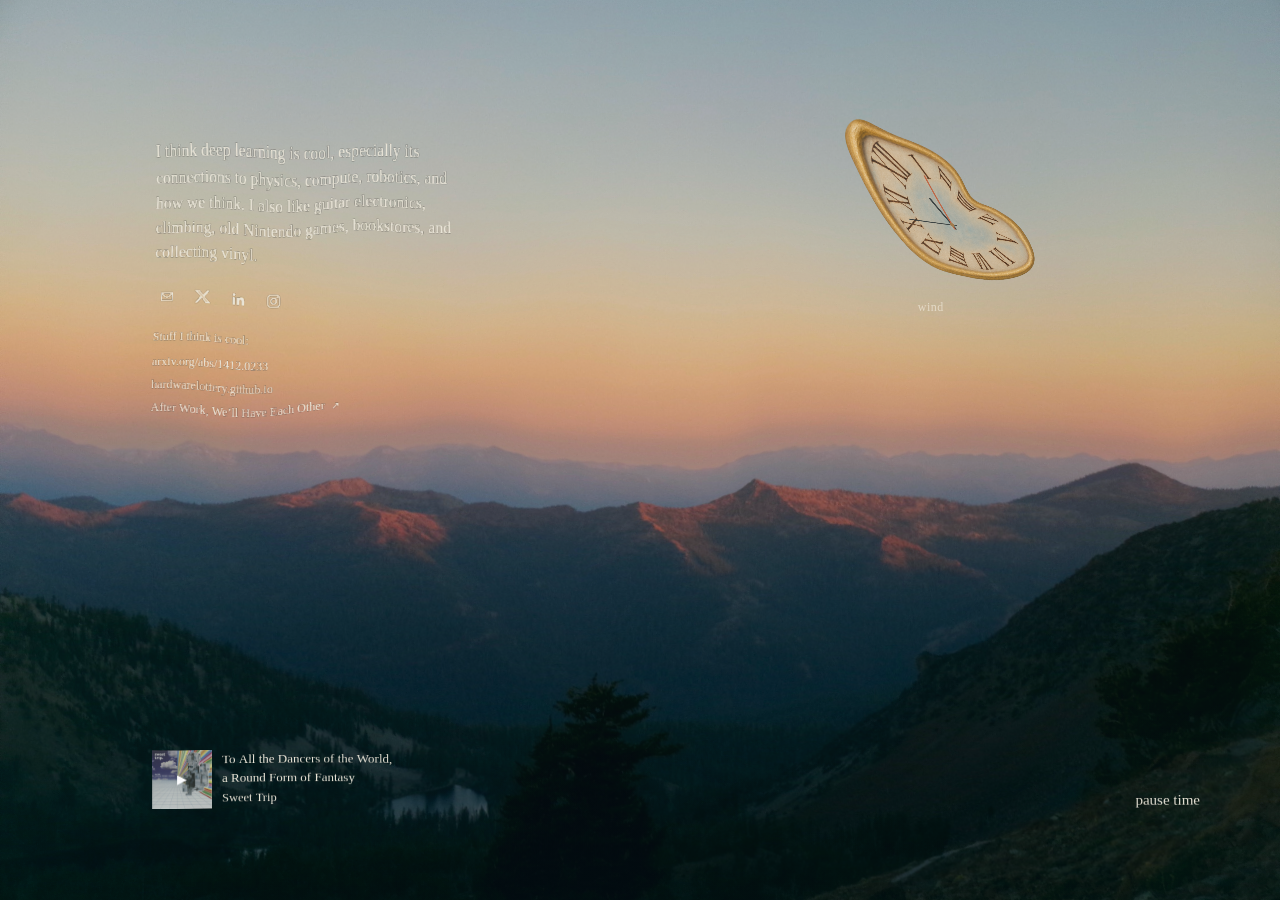
<file: index.html>
<!doctype html>
<html lang="en">
  <head>
    <meta charset="utf-8">
    <meta name="viewport" content="width=device-width, initial-scale=1">
    <meta name="description" content="Thanush Patlolla is an MIT EECS and physics student interested in deep learning, robotics, science, and cognition.">
    <meta name="robots" content="index, follow">
    <meta name="theme-color" content="#13262b">
    <meta property="og:type" content="profile">
    <meta property="og:title" content="Thanush Patlolla">
    <meta property="og:description" content="MIT EECS and physics student interested in deep learning, robotics, science, and cognition.">
    <meta property="og:url" content="https://thanushpatlolla.com/">
    <meta property="og:site_name" content="Thanush Patlolla">
    <meta property="profile:first_name" content="Thanush">
    <meta property="profile:last_name" content="Patlolla">
    <meta name="twitter:card" content="summary">
    <meta name="twitter:title" content="Thanush Patlolla">
    <meta name="twitter:description" content="MIT EECS and physics student interested in deep learning, robotics, science, and cognition.">
    <meta name="twitter:creator" content="@thanushpatlolla">
    <link rel="canonical" href="https://thanushpatlolla.com/">
    <link rel="icon" href="/favicon.svg?v=41" type="image/svg+xml">
    <link rel="preload" href="/assets/mountains.jpg" as="image">
    <link rel="stylesheet" href="/style.css?v=166">
    <script type="application/ld+json">
      {
        "@context": "https://schema.org",
        "@type": "ProfilePage",
        "@id": "https://thanushpatlolla.com/#profile",
        "url": "https://thanushpatlolla.com/",
        "name": "Thanush Patlolla",
        "dateCreated": "2026-08-03T11:23:41-07:00",
        "dateModified": "2026-11-17T06:00:00-05:00",
        "mainEntity": {
          "@type": "Person",
          "@id": "https://thanushpatlolla.com/#thanush-patlolla",
          "name": "Thanush Patlolla",
          "alternateName": "thanushpatlolla",
          "url": "https://thanushpatlolla.com/",
          "email": "mailto:thanush@mit.edu",
          "description": "MIT EECS and physics student interested in deep learning, robotics, science, and cognition.",
          "affiliation": {
            "@type": "CollegeOrUniversity",
            "name": "Massachusetts Institute of Technology",
            "url": "https://www.mit.edu/"
          },
          "sameAs": [
            "https://www.linkedin.com/in/thanush-patlolla/",
            "https://x.com/thanushpatlolla",
            "https://github.com/thanushpatlolla"
          ],
          "knowsAbout": [
            "Deep learning", "Robotics", "Physics", "Cognition"
          ]
        }
      }
    </script>
    <title>Thanush Patlolla</title>
  </head>
  <body>
    <div class="landscape" aria-hidden="true">
      <img src="/assets/mountains.jpg" alt="" id="mountain-photo">
      <canvas id="landscape-canvas"></canvas>
      <div class="night"></div><div class="dusk"></div>
      <div class="stars"></div>
      <div class="vignette"></div>
    </div>
    <header class="masthead"><button id="still" aria-pressed="false" hidden>pause time</button></header>
    <main>
      <section class="intro" aria-label="About Thanush">
        <div class="bio">
          <p>I think deep learning is cool, especially its connections to physics, compute, robotics, and how we think. I also like guitar electronics, climbing, old Nintendo games, bookstores, and collecting vinyl.</p>
        </div>
        <nav class="social-links" aria-label="Contact and social links">
          <a href="mailto:thanush@mit.edu" aria-label="Email Thanush" title="Email" target="_blank" rel="noopener noreferrer">
            <svg aria-hidden="true" viewBox="0 0 24 24"><path d="M3 5.75h18v12.5H3V5.75Zm1.5 1.5v.24L12 12.6l7.5-5.11v-.24h-15Zm15 9.5V9.3L12 14.4 4.5 9.3v7.45h15Z"/></svg>
            <span class="visually-hidden">Email</span>
          </a>
          <a href="https://x.com/thanushpatlolla" aria-label="Thanush on X" title="X / Twitter" rel="me noopener noreferrer" target="_blank">
            <svg aria-hidden="true" viewBox="0 0 24 24"><path d="M18.9 2.75h3.68l-8.04 9.19L24 21.25h-7.41l-5.8-7.58-6.63 7.58H.47l8.6-9.83L0 2.75h7.59l5.24 6.93 6.07-6.93Zm-1.29 16.86h2.04L6.48 4.31H4.29l13.32 15.3Z"/></svg>
            <span class="visually-hidden">X / Twitter</span>
          </a>
          <a href="https://www.linkedin.com/in/thanush-patlolla/" aria-label="Thanush on LinkedIn" title="LinkedIn" rel="me noopener noreferrer" target="_blank">
            <svg aria-hidden="true" viewBox="0 0 24 24"><path d="M5.37 3.24A2.14 2.14 0 1 1 5.36 7.5a2.14 2.14 0 0 1 .01-4.27ZM3.52 9.08h3.7v11.17h-3.7V9.08Zm5.99 0h3.55v1.53h.05c.49-.94 1.7-1.93 3.49-1.93 3.74 0 4.43 2.46 4.43 5.66v5.91h-3.7v-5.24c0-1.25-.03-2.86-1.75-2.86-1.75 0-2.02 1.36-2.02 2.77v5.33h-3.7V9.08h-.35Z"/></svg>
            <span class="visually-hidden">LinkedIn</span>
          </a>
          <a href="https://www.instagram.com/thanush.patlolla/" aria-label="Thanush on Instagram" title="Instagram" rel="me noopener noreferrer" target="_blank">
            <svg aria-hidden="true" viewBox="0 0 24 24"><g fill="none" stroke="currentColor" stroke-width="1.6"><rect x="3" y="3" width="18" height="18" rx="5"/><circle cx="12" cy="12" r="4.2"/></g><circle cx="17.5" cy="6.5" r="1.1"/></svg>
            <span class="visually-hidden">Instagram</span>
          </a>
        </nav>
        <aside class="reading" aria-labelledby="reading-heading">
          <h2 id="reading-heading">Stuff I think is cool:</h2>
          <a href="https://arxiv.org/abs/1412.0233" target="_blank" rel="noopener noreferrer">arxiv.org/abs/1412.0233</a>
          <a href="https://hardwarelottery.github.io/" target="_blank" rel="noopener noreferrer">hardwarelottery.github.io</a>
          <a href="https://asteriskmag.com/issues/15/after-work-we-ll-have-each-other" target="_blank" rel="noopener noreferrer">After Work, We’ll Have Each Other <span aria-hidden="true">↗</span></a>
        </aside>
      </section>
      <div class="clock-area" hidden>
        <button id="clock" aria-label="Click to melt the scene. Turn either direction to restore it. Use arrow keys to wind, or hold Space." >
          <img src="/assets/user-crash-clock.png" alt="" aria-hidden="true">
        </button>
      </div>
    </main>
    <span id="time-note" class="visually-hidden" aria-hidden="true">time is passing</span>
    <aside class="music" aria-label="Music">
      <button id="music-toggle" aria-pressed="false" aria-label="Play To All the Dancers of the World, a Round Form of Fantasy by Sweet Trip">
        <span class="record-cover"><img src="/assets/sweet-trip-cover.jpg" width="60" height="60" alt="Velocity: Design: Comfort. album cover"><span class="record-play" aria-hidden="true">▶</span></span>
        <span class="music-caption"><span class="music-title">To All the Dancers of the World,<br>a Round Form of Fantasy</span><span class="music-artist">Sweet Trip <span id="music-status" class="visually-hidden" role="status"></span></span></span>
      </button>
      <audio id="song" preload="none" src="/assets/sweet-trip.opus"></audio>
      <noscript><a href="https://music.apple.com/us/song/299710497" target="_blank" rel="noopener noreferrer">Listen on Apple Music ↗</a></noscript>
    </aside>
    <script src="/melt-field.js?v=135" defer></script>
    <script src="/melt-feel.js?v=163" defer></script>
    <script src="/scene.js?v=171" defer></script>
    <script src="/photo-journey.js?v=135" defer></script>
    <script src="/music.js?v=169" defer></script>
    <script src="/hill-popover.js?v=157" defer></script>
    <script src="/clock-reward.js?v=135" defer></script>
  </body>
</html>
</file>
<file: style.css>
:root{color-scheme:dark;--ink:#eee8d9;--melt:0;--night:0;--side:56px;}
*{box-sizing:border-box;}
html{background:#14292d;}
body{margin:0;min-height:100svh;color:var(--ink);font-family:Georgia,'Times New Roman',serif;-webkit-font-smoothing:antialiased;}
button,a{-webkit-tap-highlight-color:transparent;}
button{font:inherit;color:inherit;}
button:focus-visible,a:focus-visible{outline:1px solid #fff1c9;outline-offset:7px;}
[hidden]{display:none!important;}
.landscape{position:fixed;inset:0;overflow:hidden;z-index:-1;background:#17303a;}
.landscape>img,.landscape>canvas{width:100%;height:100%;object-fit:cover;position:absolute;inset:0;}
.landscape>img{object-position:50% 50%;filter:saturate(1.08);}
.landscape>canvas{opacity:0;}
.night,.dusk,.vignette,.stars{position:absolute;inset:0;pointer-events:none;}
.night{background:linear-gradient(#111c35 0%,#102b42 48%,#061a20 100%);mix-blend-mode:multiply;opacity:calc(.15 + var(--night) * .7);}
.dusk{background:linear-gradient(180deg,#5a506a00 0%,#efac7833 40%,#9b635700 67%);opacity:calc(1 - var(--night));mix-blend-mode:soft-light;}
.vignette{background:linear-gradient(180deg,#0c1f2538,transparent 48%,#041b2580),radial-gradient(ellipse at 55% 40%,transparent 30%,#071f2733 100%);}
.masthead{position:relative;height:101px;}
h1{font-size:16px;font-weight:normal;margin:0;letter-spacing:.015em;text-shadow:0 1px 12px #12212988;}
#still{position:fixed;top:auto;bottom:92px;right:80px;border:0;padding:0 0 0 12px;background:none;font-size:15px;cursor:pointer;opacity:.7;}
#still:hover{opacity:1;}
#still:focus-visible{outline:none;text-decoration:underline;text-underline-offset:5px;}
.intro{position:relative;margin:24px 0 0 calc(var(--side) + 96px);width:330px;max-width:calc(100% - 2 * var(--side));}
.bio{font-size:16px;line-height:1.5;text-shadow:0 2px 15px #19283199;}
p{margin:0 0 .75em;}
.social-links{display:flex;gap:10px;margin-top:16px;align-items:center;}
.social-links a{color:inherit;display:grid;place-items:center;width:26px;height:30px;opacity:.75;transition:opacity .2s;}
.social-links a:hover{opacity:1;}
.social-links svg{width:16px;height:16px;fill:currentColor;}
.visually-hidden{position:absolute;width:1px;height:1px;padding:0;margin:-1px;overflow:hidden;clip:rect(0,0,0,0);white-space:nowrap;border:0;}
.reading{margin-top:16px;font-size:12px;line-height:1.5;text-shadow:0 1px 10px #11252b;}
.reading h2{margin:0 0 7px;font:inherit;opacity:.9;}
.reading a{display:block;width:fit-content;color:inherit;text-decoration:none;margin-top:5px;opacity:.85;}
.reading a:hover{opacity:1;text-decoration:underline;text-underline-offset:4px;}
.reading a span{margin-left:4px;font-size:10px;opacity:.6;}
.clock-area{position:absolute;width:250px;height:290px;top:9.5%;right:16%;text-align:center;}
#clock{display:block;width:100%;height:290px;border:0;background:none;padding:0;cursor:grab;touch-action:none;user-select:none;-webkit-user-select:none;}
#clock:active{cursor:grabbing;}
#clock>img{width:100%;height:100%;object-fit:contain;transform:perspective(650px) rotateY(34deg) rotate(-60deg) scaleX(.82);}
/* The native document supplies semantics and layout for the painted surface. */
#liquid-surface{position:absolute;left:0;top:0;width:100%;z-index:5;pointer-events:none;display:none;}
.liquid-ready #liquid-surface{display:block;}
.liquid-ready .masthead,.liquid-ready main,.liquid-ready .landscape,.liquid-ready .music{opacity:0;}
/* Audio semantics remain native; artwork/type join the painted surface. */
.music{position:fixed;z-index:6;left:calc(var(--side) + 96px);bottom:92px;width:380px;max-width:calc(100vw - 2 * var(--side));}
#music-toggle{display:flex;align-items:center;gap:10px;border:0;padding:0;background:none;text-align:left;cursor:pointer;width:100%;}
.record-cover{position:relative;display:block;flex:0 0 60px;width:60px;height:60px;}
.record-cover img{display:block;width:100%;height:100%;object-fit:cover;opacity:.85;filter:saturate(.6);}
.record-play{position:absolute;inset:0;display:grid;place-items:center;color:#fff;font:13px Georgia,serif;text-shadow:0 1px 5px #000;background:#06182028;}
.music-caption{font-size:13px;line-height:1.4;text-shadow:0 1px 7px #061820;}
.music-title{display:block;opacity:.85;}
.music-artist{display:block;font-size:12.5px;margin-top:3px;opacity:.6;}
.music noscript a{color:inherit;font-size:11px;}
@media(min-width:1600px){.clock-area{top:12%;right:21%;}}
@media(max-width:760px){
  :root{--side:32px;}
  body{position:relative;min-height:max(100svh,700px);padding-bottom:200px;}
  .masthead{height:77px;}
  .intro{margin-top:160px;margin-left:var(--side);}
  #still{position:fixed;top:auto;bottom:80px;right:32px;font-size:14px;}
  .clock-area{top:85px;right:28px;width:180px;height:180px;}
  #clock{height:180px;}
  .music{position:absolute;left:var(--side);bottom:80px;}
}
@media(max-height:560px) and (min-width:761px){
  body{position:relative;min-height:570px;padding-bottom:100px;}
  .intro{margin-top:16px;}
  .music{position:absolute;}
}
@media(prefers-reduced-motion:reduce){*,*::before,*::after{transition:none!important;}}
@media(min-width:761px) and (max-width:1000px){
  .clock-area{width:210px;height:230px;right:7%;top:11%;}
  #clock{height:230px;}
  #still{top:auto;right:56px;}
}

@media(max-width:760px){.music{max-width:calc(100vw - 170px);}}
@media(max-width:760px){body[data-clock="ridge"] .intro{margin-top:48px;}}

body:not([data-clock="original"]) #clock>img{filter:sepia(.12) saturate(.94);}

#interaction-hints{position:absolute;left:0;top:0;width:100%;z-index:9;pointer-events:none;color:#eee8d9;overflow:visible;opacity:.72;font:11px Georgia,serif;}
#interaction-hints>path,#wind-hint{display:none;}
.liquid-ready #interaction-hints>path,.liquid-ready #wind-hint{display:initial;}
#still:hover{text-decoration:underline;text-underline-offset:4px;}

#wind-hint{color:#171b19;}
#wind-hint>path{stroke-width:1.25;}
.hill-layer{position:absolute;left:0;top:0;width:100%;z-index:10;pointer-events:none;overflow:hidden;}
.hill-target{fill:transparent;stroke:none;pointer-events:all;cursor:pointer;outline:none;}
.hill-outline{fill:none;stroke:#080d0b;stroke-width:1.4;stroke-linejoin:round;pointer-events:none;opacity:0;}
.hill-photo{position:absolute;z-index:15;width:222px;max-width:calc(100vw - 24px);padding:7px;background:#1b1b1a;border:1px solid #141a17;box-shadow:0 6px 18px #0005;}
.hill-photo img{display:block;width:100%;height:auto;max-height:55svh;object-fit:contain;}
.hill-close{position:absolute;right:9px;top:9px;width:23px;height:23px;padding:0;border:0;background:#e9e2d0e8;color:#141a17;font:20px Georgia,serif;cursor:pointer;}
.hill-caret{position:absolute;bottom:-9px;left:var(--caret-x,50%);width:16px;height:16px;background:#1b1b1a;border-right:1px solid #141a17;border-bottom:1px solid #141a17;transform:translateX(-50%) rotate(45deg);}
.hill-close{background:#c8c8c2;border:2px solid;border-color:#f4f4ef #575953 #575953 #f4f4ef;box-shadow:1px 1px 0 #080b09;color:#171917;font:18px/1 Georgia,serif;text-align:center;display:grid;place-items:center;box-sizing:border-box;}
.hill-close:hover{background:#d4d4cd;}
.hill-close:active{border-color:#575953 #f4f4ef #f4f4ef #575953;box-shadow:none;padding:0;}
.hill-close:focus-visible{outline:1px dotted #171917;outline-offset:-5px;}
.hill-target{stroke:transparent;stroke-width:112px;stroke-linejoin:round;}
.hill-outline{stroke:#eee8d9;}

#peak-photo{background:#d4d6d4;border-color:#d4d6d4;box-shadow:0 6px 18px #0003;}
#peak-photo .hill-caret{background:#d4d6d4;border-color:#d4d6d4;}

.lake-hint{fill:#eee8d9;font:15px Georgia,serif;pointer-events:none;opacity:0;transition:opacity .18s ease;}
.lake-hint text:last-child{font-size:16px;}
@media(prefers-reduced-motion:reduce){.lake-hint{transition:none;}}

.hill-caption{height:32px;margin-top:-7px;box-sizing:border-box;padding:0 28px;color:#eee8d9;font:12px/18px Georgia,serif;text-align:center;display:grid;place-items:center;}
.hill-photo.has-caption .hill-close{top:4px;}

#peak-photo .hill-caption{color:#243638;}

#lake-song{background:#1d2e3c;border-color:#1d2e3c;}
#lake-song .hill-caret{background:#1d2e3c;border-color:#1d2e3c;}

.clock-clue{position:absolute;inset:0 auto auto 0;width:100%;z-index:11;pointer-events:none;overflow:visible;}
#clock-reward{background:#d4d6d4;border-color:#d4d6d4;box-shadow:0 6px 18px #0003;}
#clock-reward .hill-caption{color:#243638;}
#clock-reward .hill-caret{left:-9px;top:var(--caret-y,50%);bottom:auto;background:#d4d6d4;border:0;border-left:1px solid #d4d6d4;border-bottom:1px solid #d4d6d4;transform:translateY(-50%) rotate(45deg);}
@media(max-width:760px){#clock-reward{width:180px;}}

.clock-clue .lake-hint{fill:#eee8d9;}

#clock-reward .congratulations-link{color:#0000ee;text-decoration:underline;text-underline-offset:2px;padding:1px 3px;}
#clock-reward .congratulations-link:hover,#clock-reward .congratulations-link:focus-visible{color:#fff;background:#000080;outline:1px dotted #fff;outline-offset:-2px;}

@media(max-width:760px){body[data-clock="draped"] .intro{margin-top:48px;}}
body[data-clock="draped"] #clock>img{transform:none;filter:none;}

#clock-cue{font:12px Georgia,serif;letter-spacing:.04em;}

/* Keep the narrow-screen time control in the viewport, outside the scene paint. */
@media(max-width:760px){
  .liquid-ready .masthead{opacity:1;}
  #still{z-index:10;bottom:max(24px,env(safe-area-inset-bottom));min-height:44px;padding:12px 0 12px 12px;text-shadow:0 1px 7px #061820;}
}
</file>
